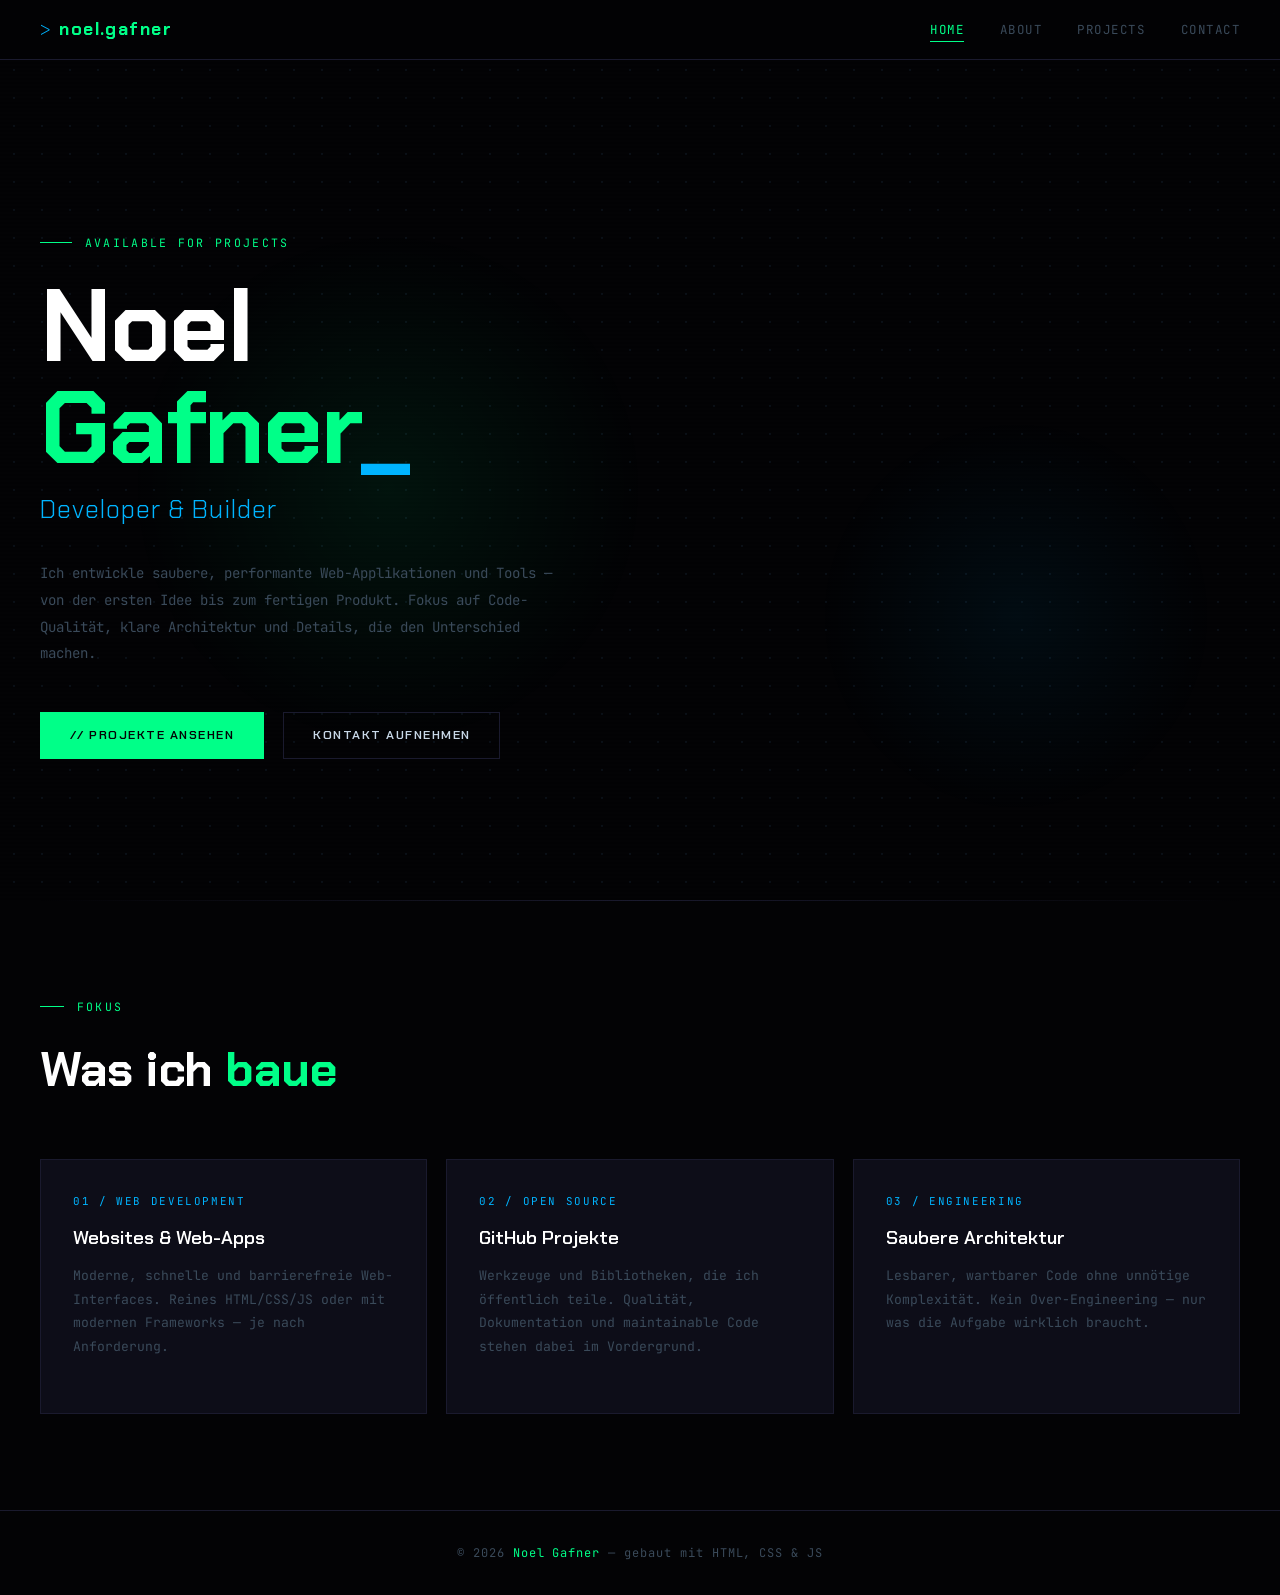
<file: index.html>
<!DOCTYPE html>
<html lang="de">
<head>
  <meta charset="UTF-8" />
  <meta name="viewport" content="width=device-width, initial-scale=1.0" />
  <title>Noel Gafner — Developer</title>
  <link rel="stylesheet" href="css/style.css" />
</head>
<body>

  <nav>
    <a href="index.html" class="nav-logo">noel.gafner</a>
    <ul class="nav-links">
      <li><a href="index.html">Home</a></li>
      <li><a href="about.html">About</a></li>
      <li><a href="projects.html">Projects</a></li>
      <li><a href="contact.html">Contact</a></li>
    </ul>
    <button class="nav-toggle" aria-label="Menu">
      <span></span><span></span><span></span>
    </button>
  </nav>

  <main>
    <section class="hero">
      <div class="hero-glow"></div>
      <div class="hero-glow2"></div>
      <div class="hero-content">
        <p class="hero-label">Available for projects</p>
        <h1 class="hero-title">Noel<br><span>Gafner</span></h1>
        <p class="hero-sub">Developer & Builder</p>
        <p class="hero-desc">
          Ich entwickle saubere, performante Web-Applikationen und Tools —
          von der ersten Idee bis zum fertigen Produkt. Fokus auf Code-Qualität,
          klare Architektur und Details, die den Unterschied machen.
        </p>
        <div class="hero-actions">
          <a href="projects.html" class="btn btn-primary">// Projekte ansehen</a>
          <a href="contact.html" class="btn btn-ghost">Kontakt aufnehmen</a>
        </div>
      </div>
    </section>

    <div class="divider"></div>

    <section>
      <p class="section-label reveal">Fokus</p>
      <h2 class="section-title reveal">Was ich <span>baue</span></h2>
      <div class="card-grid">
        <div class="card reveal">
          <p class="card-tag">01 / Web Development</p>
          <h3 class="card-title">Websites & Web-Apps</h3>
          <p class="card-desc">
            Moderne, schnelle und barrierefreie Web-Interfaces. Reines HTML/CSS/JS
            oder mit modernen Frameworks — je nach Anforderung.
          </p>
        </div>
        <div class="card reveal" style="transition-delay:0.1s">
          <p class="card-tag">02 / Open Source</p>
          <h3 class="card-title">GitHub Projekte</h3>
          <p class="card-desc">
            Werkzeuge und Bibliotheken, die ich öffentlich teile. Qualität,
            Dokumentation und maintainable Code stehen dabei im Vordergrund.
          </p>
        </div>
        <div class="card reveal" style="transition-delay:0.2s">
          <p class="card-tag">03 / Engineering</p>
          <h3 class="card-title">Saubere Architektur</h3>
          <p class="card-desc">
            Lesbarer, wartbarer Code ohne unnötige Komplexität. Kein Over-Engineering —
            nur was die Aufgabe wirklich braucht.
          </p>
        </div>
      </div>
    </section>
  </main>

  <footer>
    <p>© 2026 <span>Noel Gafner</span> — gebaut mit HTML, CSS & JS</p>
  </footer>

  <script src="js/main.js"></script>
</body>
</html>
</file>
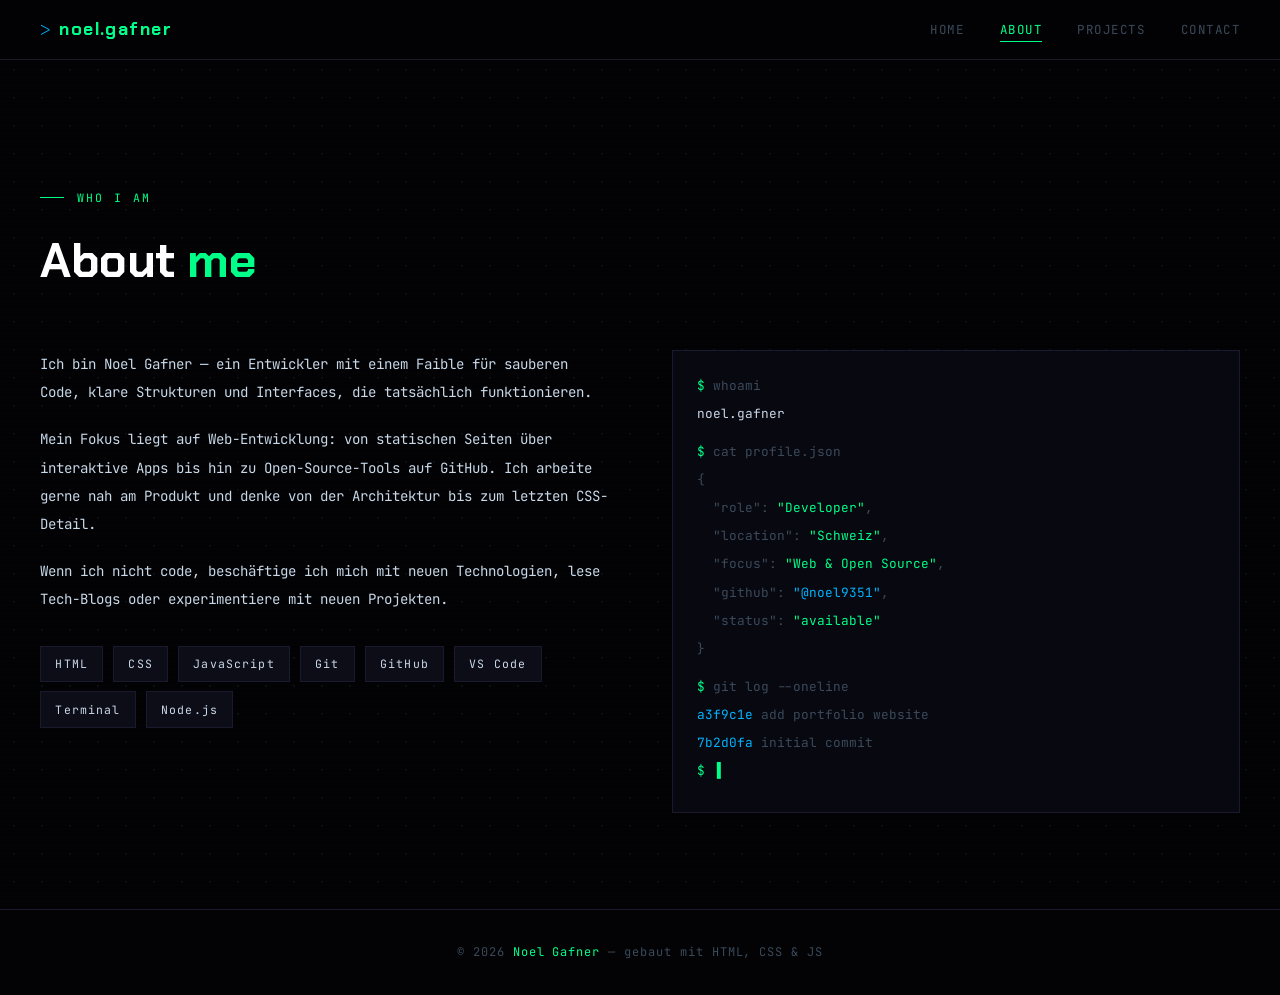
<file: about.html>
<!DOCTYPE html>
<html lang="de">
<head>
  <meta charset="UTF-8" />
  <meta name="viewport" content="width=device-width, initial-scale=1.0" />
  <title>About — Noel Gafner</title>
  <link rel="stylesheet" href="css/style.css" />
</head>
<body>

  <nav>
    <a href="index.html" class="nav-logo">noel.gafner</a>
    <ul class="nav-links">
      <li><a href="index.html">Home</a></li>
      <li><a href="about.html">About</a></li>
      <li><a href="projects.html">Projects</a></li>
      <li><a href="contact.html">Contact</a></li>
    </ul>
    <button class="nav-toggle" aria-label="Menu">
      <span></span><span></span><span></span>
    </button>
  </nav>

  <main>
    <section style="padding-top: 8rem;">
      <p class="section-label reveal">Who I am</p>
      <h1 class="section-title reveal">About <span>me</span></h1>

      <div class="about-grid">
        <div class="about-bio reveal">
          <p>
            Ich bin Noel Gafner — ein Entwickler mit einem Faible für sauberen Code,
            klare Strukturen und Interfaces, die tatsächlich funktionieren.
          </p>
          <p>
            Mein Fokus liegt auf Web-Entwicklung: von statischen Seiten über
            interaktive Apps bis hin zu Open-Source-Tools auf GitHub. Ich arbeite
            gerne nah am Produkt und denke von der Architektur bis zum letzten
            CSS-Detail.
          </p>
          <p>
            Wenn ich nicht code, beschäftige ich mich mit neuen Technologien,
            lese Tech-Blogs oder experimentiere mit neuen Projekten.
          </p>

          <div class="skill-tags" style="margin-top:2rem;">
            <span class="skill-tag">HTML</span>
            <span class="skill-tag">CSS</span>
            <span class="skill-tag">JavaScript</span>
            <span class="skill-tag">Git</span>
            <span class="skill-tag">GitHub</span>
            <span class="skill-tag">VS Code</span>
            <span class="skill-tag">Terminal</span>
            <span class="skill-tag">Node.js</span>
          </div>
        </div>

        <div class="reveal" style="transition-delay:0.15s">
          <div class="terminal-block">
            <div class="t-line"><span>$</span> whoami</div>
            <div class="t-line" style="color:#c8d8e8; margin-bottom:1rem;">noel.gafner</div>

            <div class="t-line"><span>$</span> cat profile.json</div>
            <div class="t-line">{</div>
            <div class="t-line">&nbsp;&nbsp;"role": <span>"Developer"</span>,</div>
            <div class="t-line">&nbsp;&nbsp;"location": <span>"Schweiz"</span>,</div>
            <div class="t-line">&nbsp;&nbsp;"focus": <span>"Web &amp; Open Source"</span>,</div>
            <div class="t-line">&nbsp;&nbsp;"github": <span class="t-blue">"@noel9351"</span>,</div>
            <div class="t-line">&nbsp;&nbsp;"status": <span>"available"</span></div>
            <div class="t-line">}</div>

            <div class="t-line" style="margin-top:1rem;"><span>$</span> git log --oneline</div>
            <div class="t-line"><span class="t-blue">a3f9c1e</span> add portfolio website</div>
            <div class="t-line"><span class="t-blue">7b2d0fa</span> initial commit</div>
            <div class="t-line"><span>$</span> <span style="animation: blink 1s step-end infinite; display:inline-block;">&#x2590;</span></div>
          </div>
        </div>
      </div>
    </section>
  </main>

  <footer>
    <p>© 2026 <span>Noel Gafner</span> — gebaut mit HTML, CSS &amp; JS</p>
  </footer>

  <script src="js/main.js"></script>
</body>
</html>
</file>
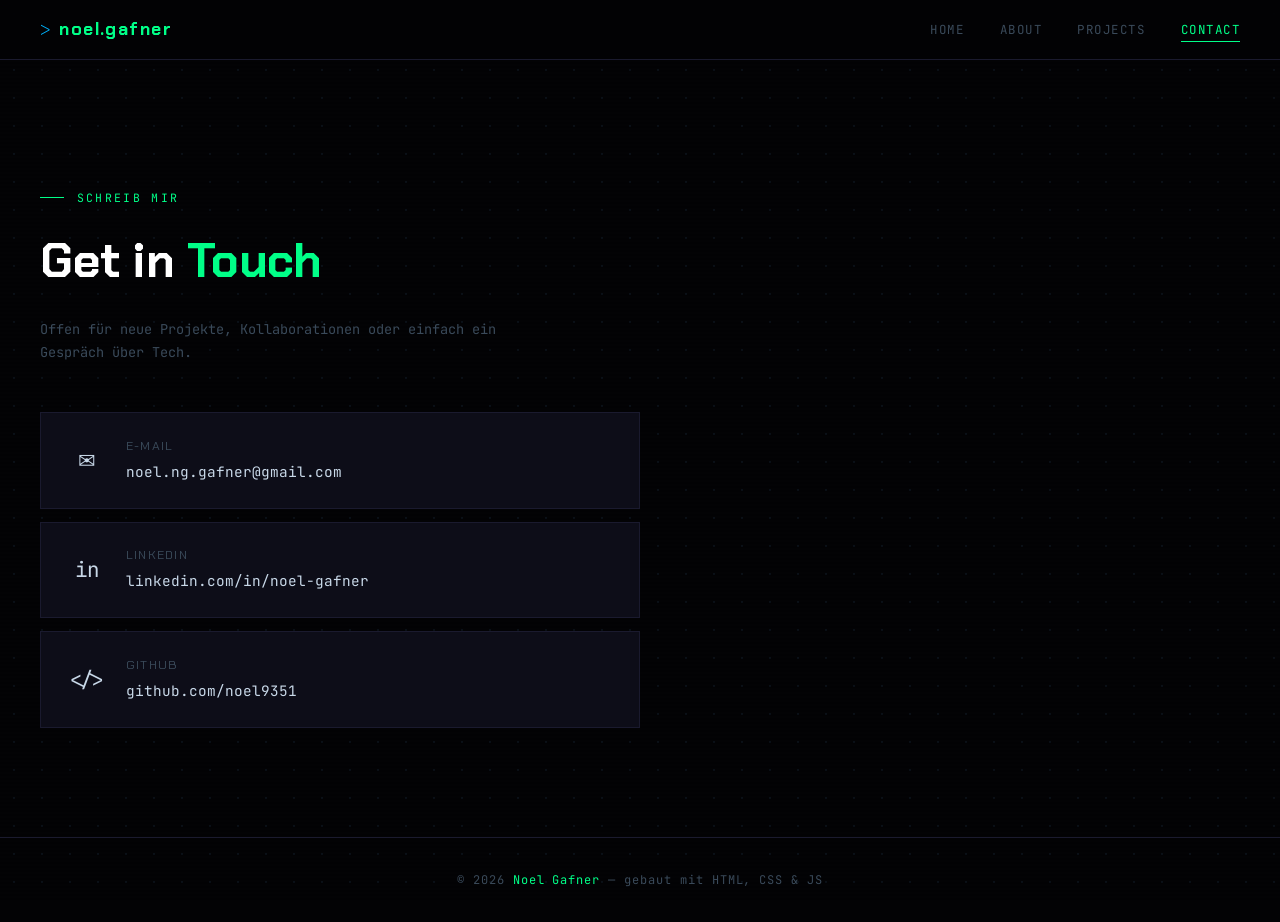
<file: contact.html>
<!DOCTYPE html>
<html lang="de">
<head>
  <meta charset="UTF-8" />
  <meta name="viewport" content="width=device-width, initial-scale=1.0" />
  <title>Contact — Noel Gafner</title>
  <link rel="stylesheet" href="css/style.css" />
</head>
<body>

  <nav>
    <a href="index.html" class="nav-logo">noel.gafner</a>
    <ul class="nav-links">
      <li><a href="index.html">Home</a></li>
      <li><a href="about.html">About</a></li>
      <li><a href="projects.html">Projects</a></li>
      <li><a href="contact.html">Contact</a></li>
    </ul>
    <button class="nav-toggle" aria-label="Menu">
      <span></span><span></span><span></span>
    </button>
  </nav>

  <main>
    <section style="padding-top: 8rem;">
      <p class="section-label reveal">Schreib mir</p>
      <h1 class="section-title reveal">Get in <span>Touch</span></h1>
      <p class="reveal" style="color: var(--muted); font-size: 0.85rem; max-width: 480px; margin-top: 0.5rem; margin-bottom: 0;">
        Offen für neue Projekte, Kollaborationen oder einfach ein Gespräch über Tech.
      </p>

      <div class="contact-wrap">
        <a href="mailto:noel.ng.gafner@gmail.com" class="contact-item reveal">
          <div class="contact-icon">✉</div>
          <div>
            <span class="contact-label">E-Mail</span>
            <span class="contact-value">noel.ng.gafner@gmail.com</span>
          </div>
        </a>

        <a href="https://www.linkedin.com/in/noel-gafner" target="_blank" class="contact-item reveal" style="transition-delay:0.1s">
          <div class="contact-icon">in</div>
          <div>
            <span class="contact-label">LinkedIn</span>
            <span class="contact-value">linkedin.com/in/noel-gafner</span>
          </div>
        </a>

        <a href="https://github.com/noel9351" target="_blank" class="contact-item reveal" style="transition-delay:0.2s">
          <div class="contact-icon">&lt;/&gt;</div>
          <div>
            <span class="contact-label">GitHub</span>
            <span class="contact-value">github.com/noel9351</span>
          </div>
        </a>
      </div>
    </section>
  </main>

  <footer>
    <p>© 2026 <span>Noel Gafner</span> — gebaut mit HTML, CSS &amp; JS</p>
  </footer>

  <script src="js/main.js"></script>
</body>
</html>
</file>
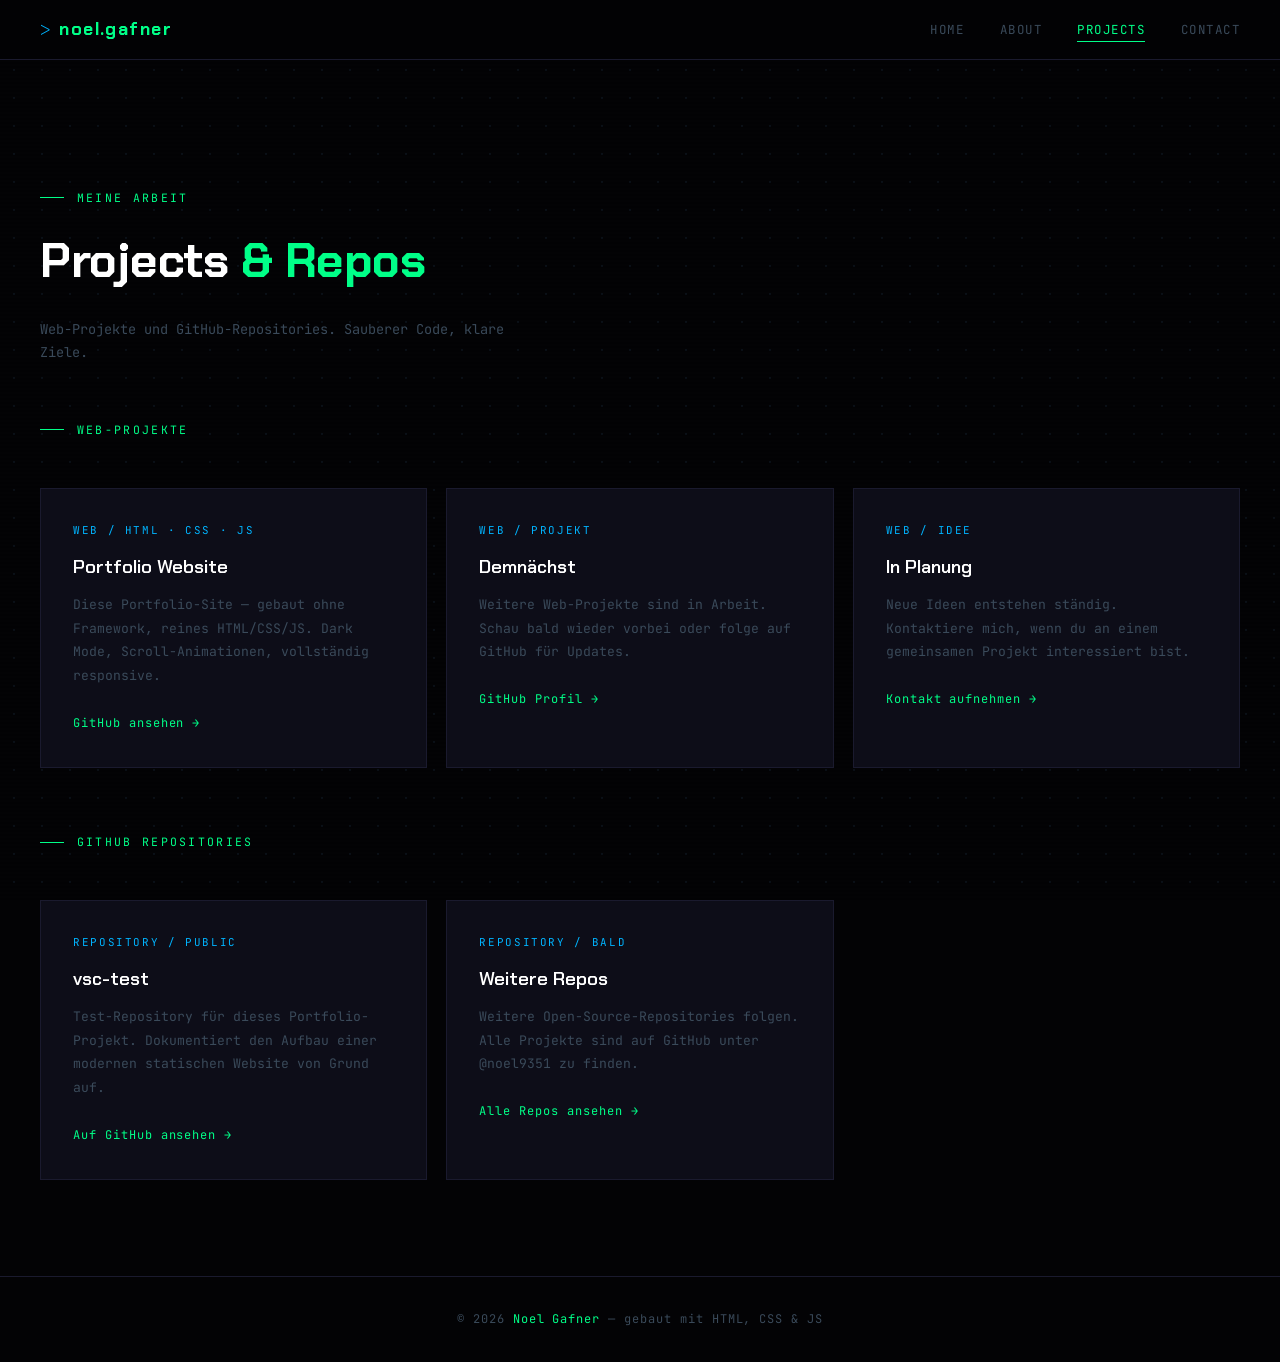
<file: projects.html>
<!DOCTYPE html>
<html lang="de">
<head>
  <meta charset="UTF-8" />
  <meta name="viewport" content="width=device-width, initial-scale=1.0" />
  <title>Projects — Noel Gafner</title>
  <link rel="stylesheet" href="css/style.css" />
</head>
<body>

  <nav>
    <a href="index.html" class="nav-logo">noel.gafner</a>
    <ul class="nav-links">
      <li><a href="index.html">Home</a></li>
      <li><a href="about.html">About</a></li>
      <li><a href="projects.html">Projects</a></li>
      <li><a href="contact.html">Contact</a></li>
    </ul>
    <button class="nav-toggle" aria-label="Menu">
      <span></span><span></span><span></span>
    </button>
  </nav>

  <main>
    <section style="padding-top: 8rem;">
      <p class="section-label reveal">Meine Arbeit</p>
      <h1 class="section-title reveal">Projects <span>&amp; Repos</span></h1>
      <p class="reveal" style="color: var(--muted); font-size: 0.85rem; max-width: 480px; margin-top: 0.5rem;">
        Web-Projekte und GitHub-Repositories. Sauberer Code, klare Ziele.
      </p>

      <!-- Web Projects -->
      <p class="section-label reveal" style="margin-top: 3.5rem;">Web-Projekte</p>
      <div class="card-grid">
        <div class="card reveal">
          <p class="card-tag">Web / HTML · CSS · JS</p>
          <h3 class="card-title">Portfolio Website</h3>
          <p class="card-desc">
            Diese Portfolio-Site — gebaut ohne Framework, reines HTML/CSS/JS.
            Dark Mode, Scroll-Animationen, vollständig responsive.
          </p>
          <a href="https://github.com/noel9351/vsc-test" target="_blank" class="card-link">
            GitHub ansehen →
          </a>
        </div>

        <div class="card reveal" style="transition-delay:0.1s">
          <p class="card-tag">Web / Projekt</p>
          <h3 class="card-title">Demnächst</h3>
          <p class="card-desc">
            Weitere Web-Projekte sind in Arbeit. Schau bald wieder vorbei oder
            folge auf GitHub für Updates.
          </p>
          <a href="https://github.com/noel9351" target="_blank" class="card-link">
            GitHub Profil →
          </a>
        </div>

        <div class="card reveal" style="transition-delay:0.2s">
          <p class="card-tag">Web / Idee</p>
          <h3 class="card-title">In Planung</h3>
          <p class="card-desc">
            Neue Ideen entstehen ständig. Kontaktiere mich, wenn du an einem
            gemeinsamen Projekt interessiert bist.
          </p>
          <a href="contact.html" class="card-link">
            Kontakt aufnehmen →
          </a>
        </div>
      </div>

      <!-- GitHub Repos -->
      <p class="section-label reveal" style="margin-top: 4rem;">GitHub Repositories</p>
      <div class="card-grid">
        <div class="card reveal">
          <p class="card-tag">Repository / Public</p>
          <h3 class="card-title">vsc-test</h3>
          <p class="card-desc">
            Test-Repository für dieses Portfolio-Projekt. Dokumentiert den
            Aufbau einer modernen statischen Website von Grund auf.
          </p>
          <a href="https://github.com/noel9351/vsc-test" target="_blank" class="card-link">
            Auf GitHub ansehen →
          </a>
        </div>

        <div class="card reveal" style="transition-delay:0.1s">
          <p class="card-tag">Repository / Bald</p>
          <h3 class="card-title">Weitere Repos</h3>
          <p class="card-desc">
            Weitere Open-Source-Repositories folgen. Alle Projekte sind auf
            GitHub unter @noel9351 zu finden.
          </p>
          <a href="https://github.com/noel9351" target="_blank" class="card-link">
            Alle Repos ansehen →
          </a>
        </div>
      </div>

    </section>
  </main>

  <footer>
    <p>© 2026 <span>Noel Gafner</span> — gebaut mit HTML, CSS &amp; JS</p>
  </footer>

  <script src="js/main.js"></script>
</body>
</html>
</file>
<file: css/style.css>
@import url('https://fonts.googleapis.com/css2?family=Chakra+Petch:wght@300;400;600;700&family=JetBrains+Mono:wght@300;400;500&display=swap');

:root {
  --bg:       #030305;
  --bg2:      #080810;
  --surface:  #0d0d18;
  --border:   #1a1a2e;
  --green:    #00ff88;
  --blue:     #00b4ff;
  --text:     #c8d8e8;
  --muted:    #3a4a5a;
  --head:     'Chakra Petch', sans-serif;
  --mono:     'JetBrains Mono', monospace;
}

*, *::before, *::after { box-sizing: border-box; margin: 0; padding: 0; }

html { scroll-behavior: smooth; }

body {
  background: var(--bg);
  color: var(--text);
  font-family: var(--mono);
  font-size: 15px;
  line-height: 1.7;
  min-height: 100vh;
  overflow-x: hidden;
}

/* Dot grid background */
body::before {
  content: '';
  position: fixed;
  inset: 0;
  background-image: radial-gradient(circle, #1a2a3a 1px, transparent 1px);
  background-size: 28px 28px;
  opacity: 0.35;
  pointer-events: none;
  z-index: 0;
}

/* Scanline overlay */
body::after {
  content: '';
  position: fixed;
  inset: 0;
  background: repeating-linear-gradient(
    to bottom,
    transparent 0px,
    transparent 2px,
    rgba(0,0,0,0.08) 2px,
    rgba(0,0,0,0.08) 4px
  );
  pointer-events: none;
  z-index: 0;
}

/* ─── NAV ─── */
nav {
  position: fixed;
  top: 0; left: 0; right: 0;
  z-index: 100;
  display: flex;
  align-items: center;
  justify-content: space-between;
  padding: 0 2.5rem;
  height: 60px;
  background: rgba(3,3,5,0.85);
  backdrop-filter: blur(12px);
  border-bottom: 1px solid var(--border);
}

.nav-logo {
  font-family: var(--head);
  font-weight: 700;
  font-size: 1.1rem;
  color: var(--green);
  text-decoration: none;
  letter-spacing: 0.08em;
  display: flex;
  align-items: center;
  gap: 0.5rem;
}

.nav-logo::before {
  content: '>';
  color: var(--blue);
  font-weight: 300;
}

.nav-links {
  display: flex;
  gap: 2.2rem;
  list-style: none;
}

.nav-links a {
  color: var(--muted);
  text-decoration: none;
  font-size: 0.78rem;
  letter-spacing: 0.12em;
  text-transform: uppercase;
  transition: color 0.2s;
  position: relative;
}

.nav-links a::after {
  content: '';
  position: absolute;
  bottom: -4px; left: 0; right: 0;
  height: 1px;
  background: var(--green);
  transform: scaleX(0);
  transform-origin: left;
  transition: transform 0.25s ease;
}

.nav-links a:hover,
.nav-links a.active {
  color: var(--green);
}

.nav-links a:hover::after,
.nav-links a.active::after {
  transform: scaleX(1);
}

/* Hamburger */
.nav-toggle {
  display: none;
  flex-direction: column;
  gap: 5px;
  cursor: pointer;
  padding: 4px;
  background: none;
  border: none;
}

.nav-toggle span {
  display: block;
  width: 22px; height: 1px;
  background: var(--text);
  transition: all 0.3s;
}

/* ─── MAIN WRAPPER ─── */
main {
  position: relative;
  z-index: 1;
  padding-top: 60px;
}

/* ─── HERO ─── */
.hero {
  min-height: calc(100vh - 60px);
  display: flex;
  align-items: center;
  padding: 6rem 2.5rem 4rem;
  position: relative;
  overflow: hidden;
}

.hero-glow {
  position: absolute;
  top: 20%; left: 10%;
  width: 520px; height: 520px;
  background: radial-gradient(circle, rgba(0,255,136,0.07) 0%, transparent 70%);
  pointer-events: none;
}

.hero-glow2 {
  position: absolute;
  bottom: 10%; right: 5%;
  width: 400px; height: 400px;
  background: radial-gradient(circle, rgba(0,180,255,0.06) 0%, transparent 70%);
  pointer-events: none;
}

.hero-content {
  max-width: 860px;
}

.hero-label {
  font-size: 0.72rem;
  letter-spacing: 0.2em;
  text-transform: uppercase;
  color: var(--green);
  margin-bottom: 1.4rem;
  display: flex;
  align-items: center;
  gap: 0.8rem;
  opacity: 0;
  animation: fadeUp 0.6s ease 0.2s forwards;
}

.hero-label::before {
  content: '';
  display: inline-block;
  width: 32px; height: 1px;
  background: var(--green);
}

.hero-title {
  font-family: var(--head);
  font-size: clamp(3rem, 8vw, 6.5rem);
  font-weight: 700;
  line-height: 1;
  letter-spacing: -0.02em;
  color: #fff;
  margin-bottom: 0.5rem;
  opacity: 0;
  animation: fadeUp 0.6s ease 0.4s forwards;
}

.hero-title span {
  color: var(--green);
  display: inline-block;
  position: relative;
}

.hero-title span::after {
  content: '_';
  animation: blink 1s step-end infinite;
  color: var(--blue);
}

.hero-sub {
  font-family: var(--head);
  font-size: clamp(1.1rem, 2.5vw, 1.6rem);
  font-weight: 300;
  color: var(--blue);
  margin-bottom: 1.8rem;
  letter-spacing: 0.04em;
  opacity: 0;
  animation: fadeUp 0.6s ease 0.55s forwards;
}

.hero-desc {
  max-width: 520px;
  color: var(--muted);
  font-size: 0.88rem;
  line-height: 1.9;
  margin-bottom: 2.8rem;
  opacity: 0;
  animation: fadeUp 0.6s ease 0.7s forwards;
}

.hero-actions {
  display: flex;
  gap: 1.2rem;
  flex-wrap: wrap;
  opacity: 0;
  animation: fadeUp 0.6s ease 0.85s forwards;
}

/* ─── BUTTONS ─── */
.btn {
  display: inline-flex;
  align-items: center;
  gap: 0.5rem;
  padding: 0.75rem 1.8rem;
  font-family: var(--head);
  font-size: 0.78rem;
  font-weight: 600;
  letter-spacing: 0.12em;
  text-transform: uppercase;
  text-decoration: none;
  border: 1px solid;
  transition: all 0.25s ease;
  cursor: pointer;
  position: relative;
  overflow: hidden;
}

.btn::before {
  content: '';
  position: absolute;
  inset: 0;
  transform: translateX(-100%);
  transition: transform 0.3s ease;
}

.btn:hover::before { transform: translateX(0); }

.btn-primary {
  color: var(--bg);
  background: var(--green);
  border-color: var(--green);
}

.btn-primary::before { background: rgba(255,255,255,0.15); }
.btn-primary:hover { box-shadow: 0 0 24px rgba(0,255,136,0.4); }

.btn-ghost {
  color: var(--text);
  background: transparent;
  border-color: var(--border);
}

.btn-ghost::before { background: rgba(255,255,255,0.04); }
.btn-ghost:hover { border-color: var(--blue); color: var(--blue); }

/* ─── SECTIONS ─── */
section {
  padding: 6rem 2.5rem;
  position: relative;
  z-index: 1;
}

.section-label {
  font-size: 0.72rem;
  letter-spacing: 0.2em;
  text-transform: uppercase;
  color: var(--green);
  margin-bottom: 0.8rem;
  display: flex;
  align-items: center;
  gap: 0.8rem;
}

.section-label::before {
  content: '';
  display: inline-block;
  width: 24px; height: 1px;
  background: var(--green);
}

.section-title {
  font-family: var(--head);
  font-size: clamp(2rem, 4vw, 3rem);
  font-weight: 700;
  color: #fff;
  margin-bottom: 1rem;
  letter-spacing: -0.01em;
}

.section-title span { color: var(--green); }

/* ─── CARDS ─── */
.card-grid {
  display: grid;
  grid-template-columns: repeat(auto-fill, minmax(300px, 1fr));
  gap: 1.2rem;
  margin-top: 3rem;
}

.card {
  background: var(--surface);
  border: 1px solid var(--border);
  padding: 2rem;
  position: relative;
  transition: border-color 0.25s, transform 0.25s, box-shadow 0.25s;
  overflow: hidden;
}

.card::before {
  content: '';
  position: absolute;
  top: 0; left: 0; right: 0;
  height: 1px;
  background: linear-gradient(90deg, transparent, var(--green), transparent);
  transform: scaleX(0);
  transition: transform 0.4s ease;
}

.card:hover {
  border-color: rgba(0,255,136,0.3);
  transform: translateY(-3px);
  box-shadow: 0 12px 40px rgba(0,255,136,0.08);
}

.card:hover::before { transform: scaleX(1); }

.card-tag {
  font-size: 0.68rem;
  letter-spacing: 0.15em;
  text-transform: uppercase;
  color: var(--blue);
  margin-bottom: 0.8rem;
}

.card-title {
  font-family: var(--head);
  font-size: 1.15rem;
  font-weight: 600;
  color: #fff;
  margin-bottom: 0.6rem;
}

.card-desc {
  font-size: 0.82rem;
  color: var(--muted);
  line-height: 1.8;
  margin-bottom: 1.4rem;
}

.card-link {
  font-size: 0.75rem;
  color: var(--green);
  text-decoration: none;
  letter-spacing: 0.08em;
  display: inline-flex;
  align-items: center;
  gap: 0.4rem;
  transition: gap 0.2s;
}

.card-link:hover { gap: 0.7rem; }

/* ─── SKILLS TAGS ─── */
.skill-tags {
  display: flex;
  flex-wrap: wrap;
  gap: 0.6rem;
  margin-top: 1.5rem;
}

.skill-tag {
  font-size: 0.72rem;
  letter-spacing: 0.1em;
  padding: 0.35rem 0.9rem;
  border: 1px solid var(--border);
  color: var(--text);
  background: var(--surface);
  transition: border-color 0.2s, color 0.2s;
}

.skill-tag:hover {
  border-color: var(--green);
  color: var(--green);
}

/* ─── ABOUT PAGE ─── */
.about-grid {
  display: grid;
  grid-template-columns: 1fr 1fr;
  gap: 4rem;
  align-items: start;
  margin-top: 3rem;
}

.about-bio {
  color: var(--text);
  font-size: 0.88rem;
  line-height: 2;
}

.about-bio p + p { margin-top: 1.2rem; }

.terminal-block {
  background: var(--bg2);
  border: 1px solid var(--border);
  padding: 1.5rem;
  font-family: var(--mono);
  font-size: 0.8rem;
}

.terminal-block .t-line {
  color: var(--muted);
  margin-bottom: 0.4rem;
}

.terminal-block .t-line span { color: var(--green); }
.terminal-block .t-line .t-blue { color: var(--blue); }

/* ─── CONTACT ─── */
.contact-wrap {
  max-width: 600px;
  margin-top: 3rem;
}

.contact-item {
  display: flex;
  align-items: center;
  gap: 1.2rem;
  padding: 1.4rem 1.6rem;
  background: var(--surface);
  border: 1px solid var(--border);
  text-decoration: none;
  color: var(--text);
  transition: border-color 0.25s, transform 0.25s;
  margin-bottom: 0.8rem;
}

.contact-item:hover {
  border-color: var(--green);
  transform: translateX(6px);
}

.contact-icon {
  font-size: 1.3rem;
  width: 40px;
  text-align: center;
  flex-shrink: 0;
}

.contact-label {
  font-family: var(--head);
  font-size: 0.78rem;
  letter-spacing: 0.1em;
  text-transform: uppercase;
  color: var(--muted);
  display: block;
  margin-bottom: 0.2rem;
}

.contact-value {
  font-size: 0.9rem;
  color: var(--text);
}

.contact-item:hover .contact-value { color: var(--green); }

/* ─── FOOTER ─── */
footer {
  position: relative;
  z-index: 1;
  text-align: center;
  padding: 2rem;
  border-top: 1px solid var(--border);
  color: var(--muted);
  font-size: 0.75rem;
  letter-spacing: 0.08em;
}

footer span { color: var(--green); }

/* ─── DIVIDER ─── */
.divider {
  height: 1px;
  background: linear-gradient(90deg, transparent, var(--border), transparent);
  margin: 0 2.5rem;
  position: relative;
  z-index: 1;
}

/* ─── ANIMATIONS ─── */
@keyframes fadeUp {
  from { opacity: 0; transform: translateY(20px); }
  to   { opacity: 1; transform: translateY(0); }
}

@keyframes blink {
  0%, 100% { opacity: 1; }
  50%       { opacity: 0; }
}

.reveal {
  opacity: 0;
  transform: translateY(24px);
  transition: opacity 0.6s ease, transform 0.6s ease;
}

.reveal.visible {
  opacity: 1;
  transform: translateY(0);
}

/* ─── RESPONSIVE ─── */
@media (max-width: 768px) {
  nav { padding: 0 1.5rem; }

  .nav-links {
    display: none;
    position: absolute;
    top: 60px; left: 0; right: 0;
    background: rgba(3,3,5,0.97);
    border-bottom: 1px solid var(--border);
    flex-direction: column;
    padding: 1.5rem;
    gap: 1.4rem;
  }

  .nav-links.open { display: flex; }
  .nav-toggle { display: flex; }

  .hero { padding: 4rem 1.5rem 3rem; }
  section { padding: 4rem 1.5rem; }
  .about-grid { grid-template-columns: 1fr; gap: 2rem; }
  .hero-actions { flex-direction: column; }
  .btn { width: 100%; justify-content: center; }
}
</file>
